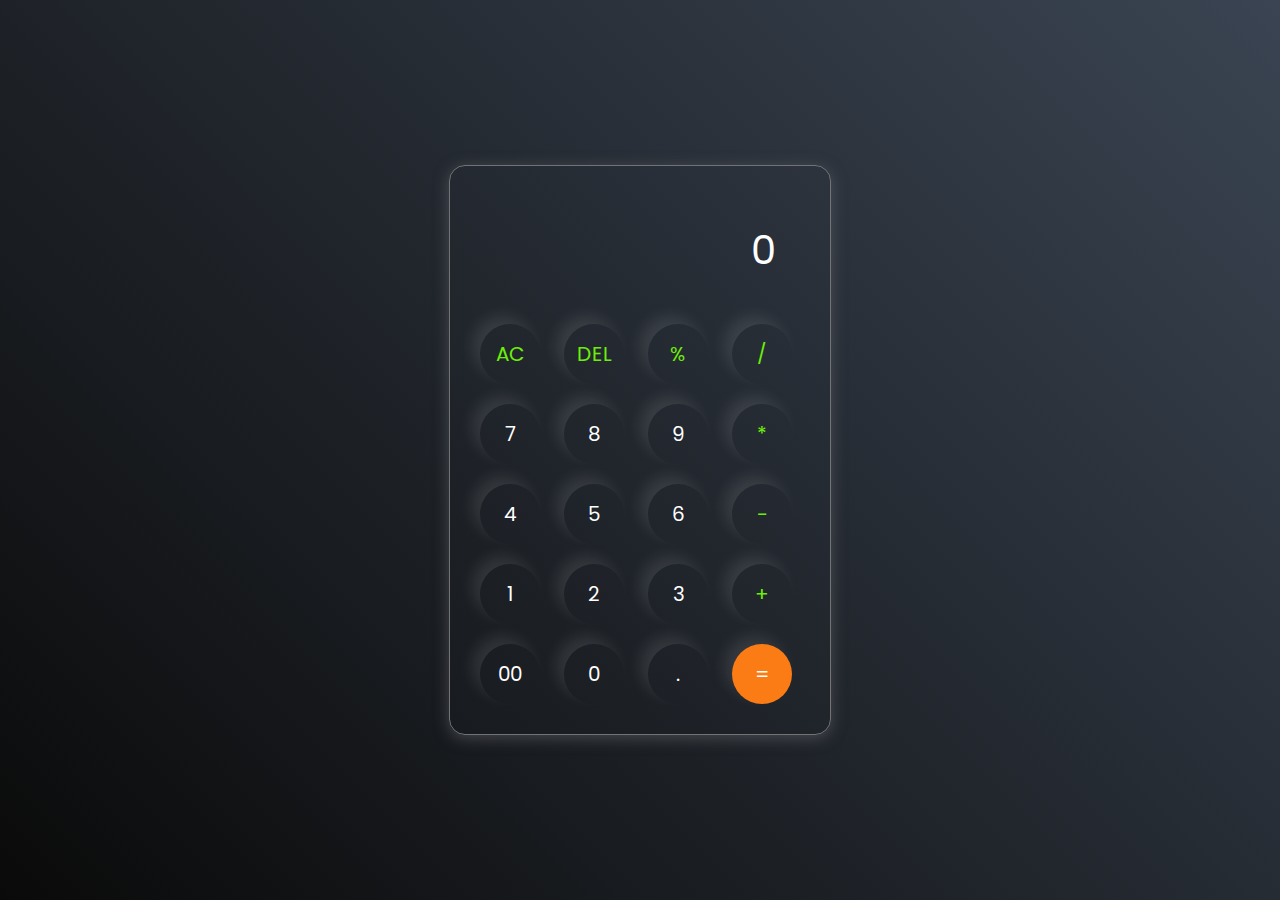
<file: calculator.html>
<!DOCTYPE html>
<html lang="en">
  <head>
    <meta charset="UTF-8" />
    <meta http-equiv="X-UA-Compatible" content="IE=edge" />
    <meta name="viewport" content="width=device-width, initial-scale=1.0" />
    <link rel="stylesheet" href="style.css" />
    <title>Calculator - By Code Traversal</title>
  </head>
  <body>
    <div class="container">
      <div class="calculator">
        <input type="text" id="inputBox" placeholder="0" />
        <div>
          <button class="button operator">AC</button>
          <button class="button operator">DEL</button>
          <button class="button operator">%</button>
          <button class="button operator">/</button>
        </div>
        <div>
          <button class="button">7</button>
          <button class="button">8</button>
          <button class="button">9</button>
          <button class="button operator">*</button>
        </div>
        <div>
          <button class="button">4</button>
          <button class="button">5</button>
          <button class="button">6</button>
          <button class="button operator">-</button>
        </div>
        <div>
          <button class="button">1</button>
          <button class="button">2</button>
          <button class="button">3</button>
          <button class="button operator">+</button>
        </div>

        <div>
          <button class="button">00</button>
          <button class="button">0</button>
          <button class="button">.</button>
          <button class="button equalBtn">=</button>
        </div>
      </div>
    </div>

    <script src="script.js"></script>
  </body>
</html>
</file>
<file: style.css>
@import url('https://fonts.googleapis.com/css2?family=Poppins:wght@500&display=swap');

*{
    margin: 0;
    padding: 0;
    box-sizing: border-box;
    font-family: 'Poppins', sans-serif;
}

body{
    width: 100%;
    height: 100vh;
    display: flex;
    justify-content: center;
    align-items: center;
    background: linear-gradient(45deg, #0a0a0a, #3a4452);
}

.calculator{
    border: 1px solid #717377;
    padding: 20px;
    border-radius: 16px;
    background: transparent;
    box-shadow: 0px 3px 15px rgba(113, 115, 119, 0.5);

}

input{
    width: 320px;
    border: none;
    padding: 24px;
    margin: 10px;
    background: transparent;
    box-shadow: 0px 3px 15px rgbs(84, 84, 84, 0.1);
    font-size: 40px;
    text-align: right;
    cursor: pointer;
    color: #ffffff;
}

input::placeholder{
    color: #ffffff;
}

button{
    border: none;
    width: 60px;
    height: 60px;
    margin: 10px;
    border-radius: 50%;
    background: transparent;
    color: #ffffff;
    font-size: 20px;
    box-shadow: -8px -8px 15px rgba(255, 255, 255, 0.1);
    cursor: pointer;
}

.equalBtn{
    background-color: #fb7c14;
}

.operator{
    color: #6dee0a;
}
</file>
